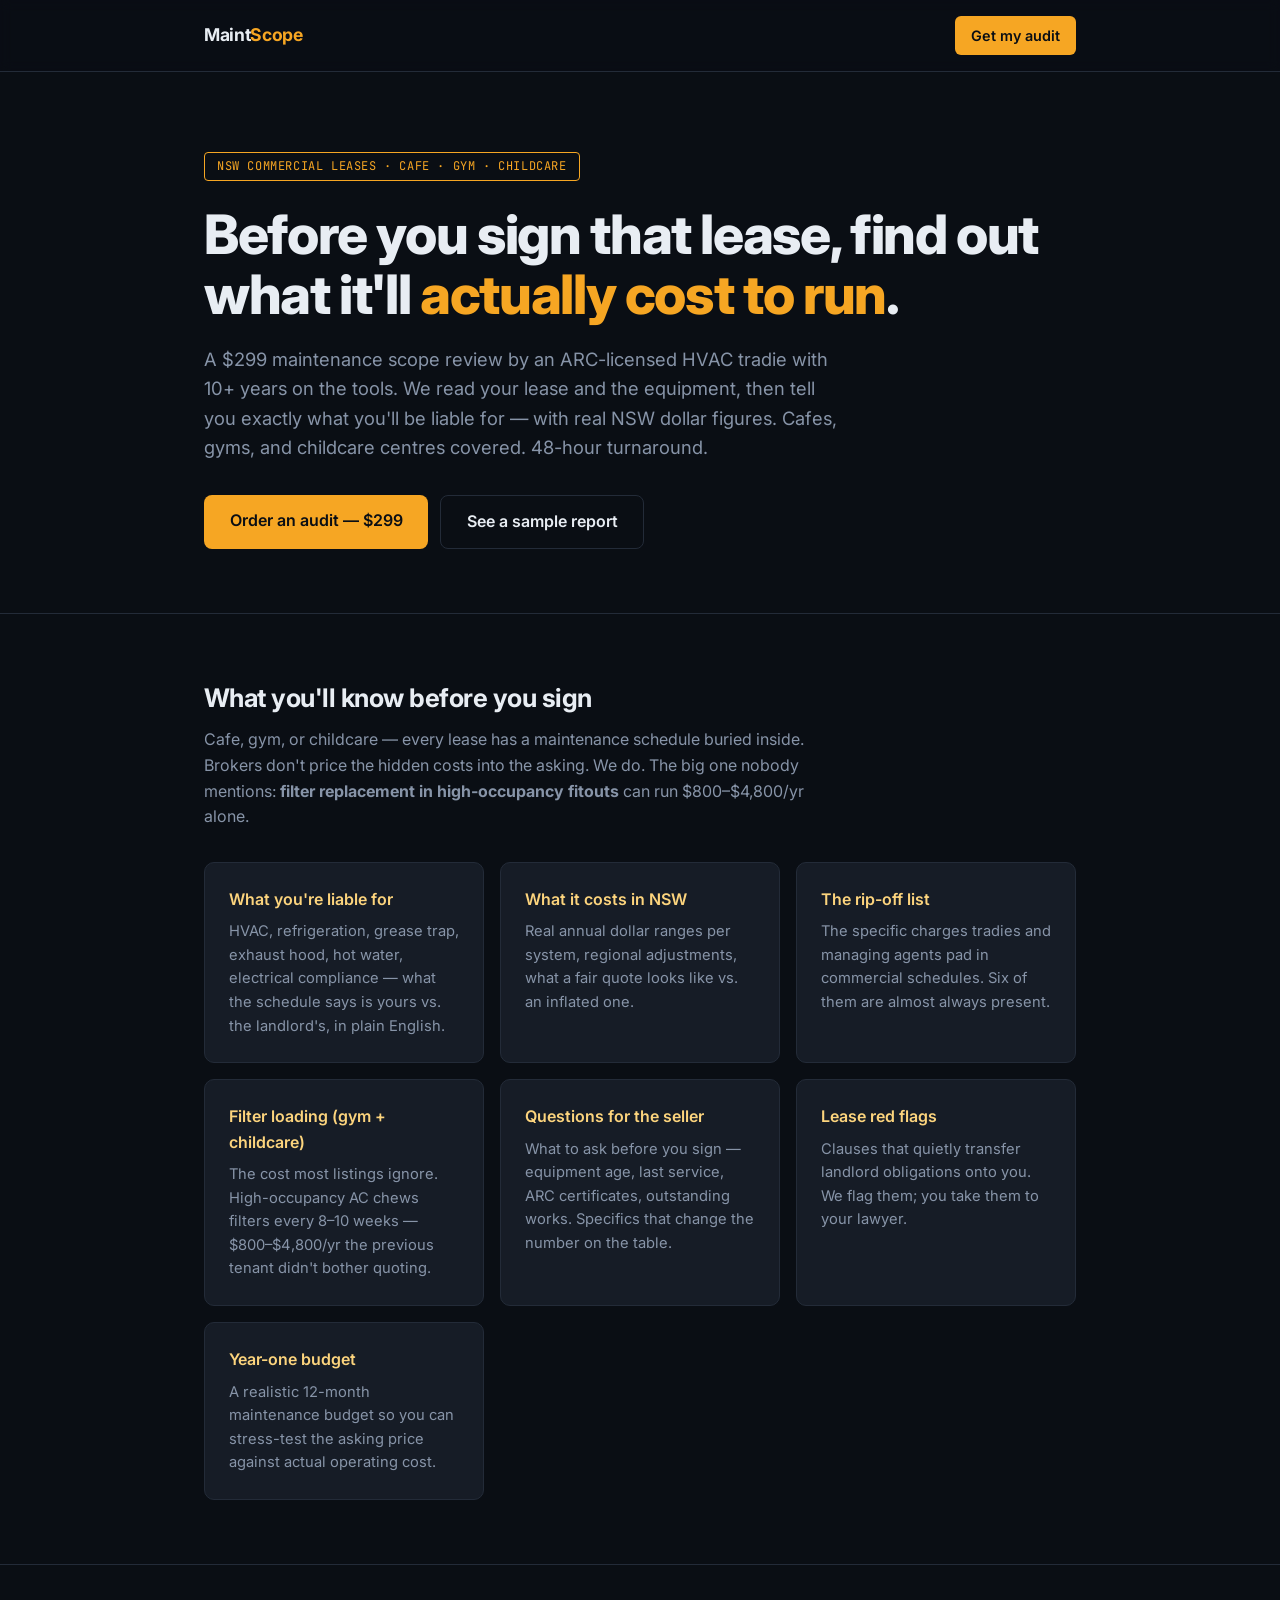
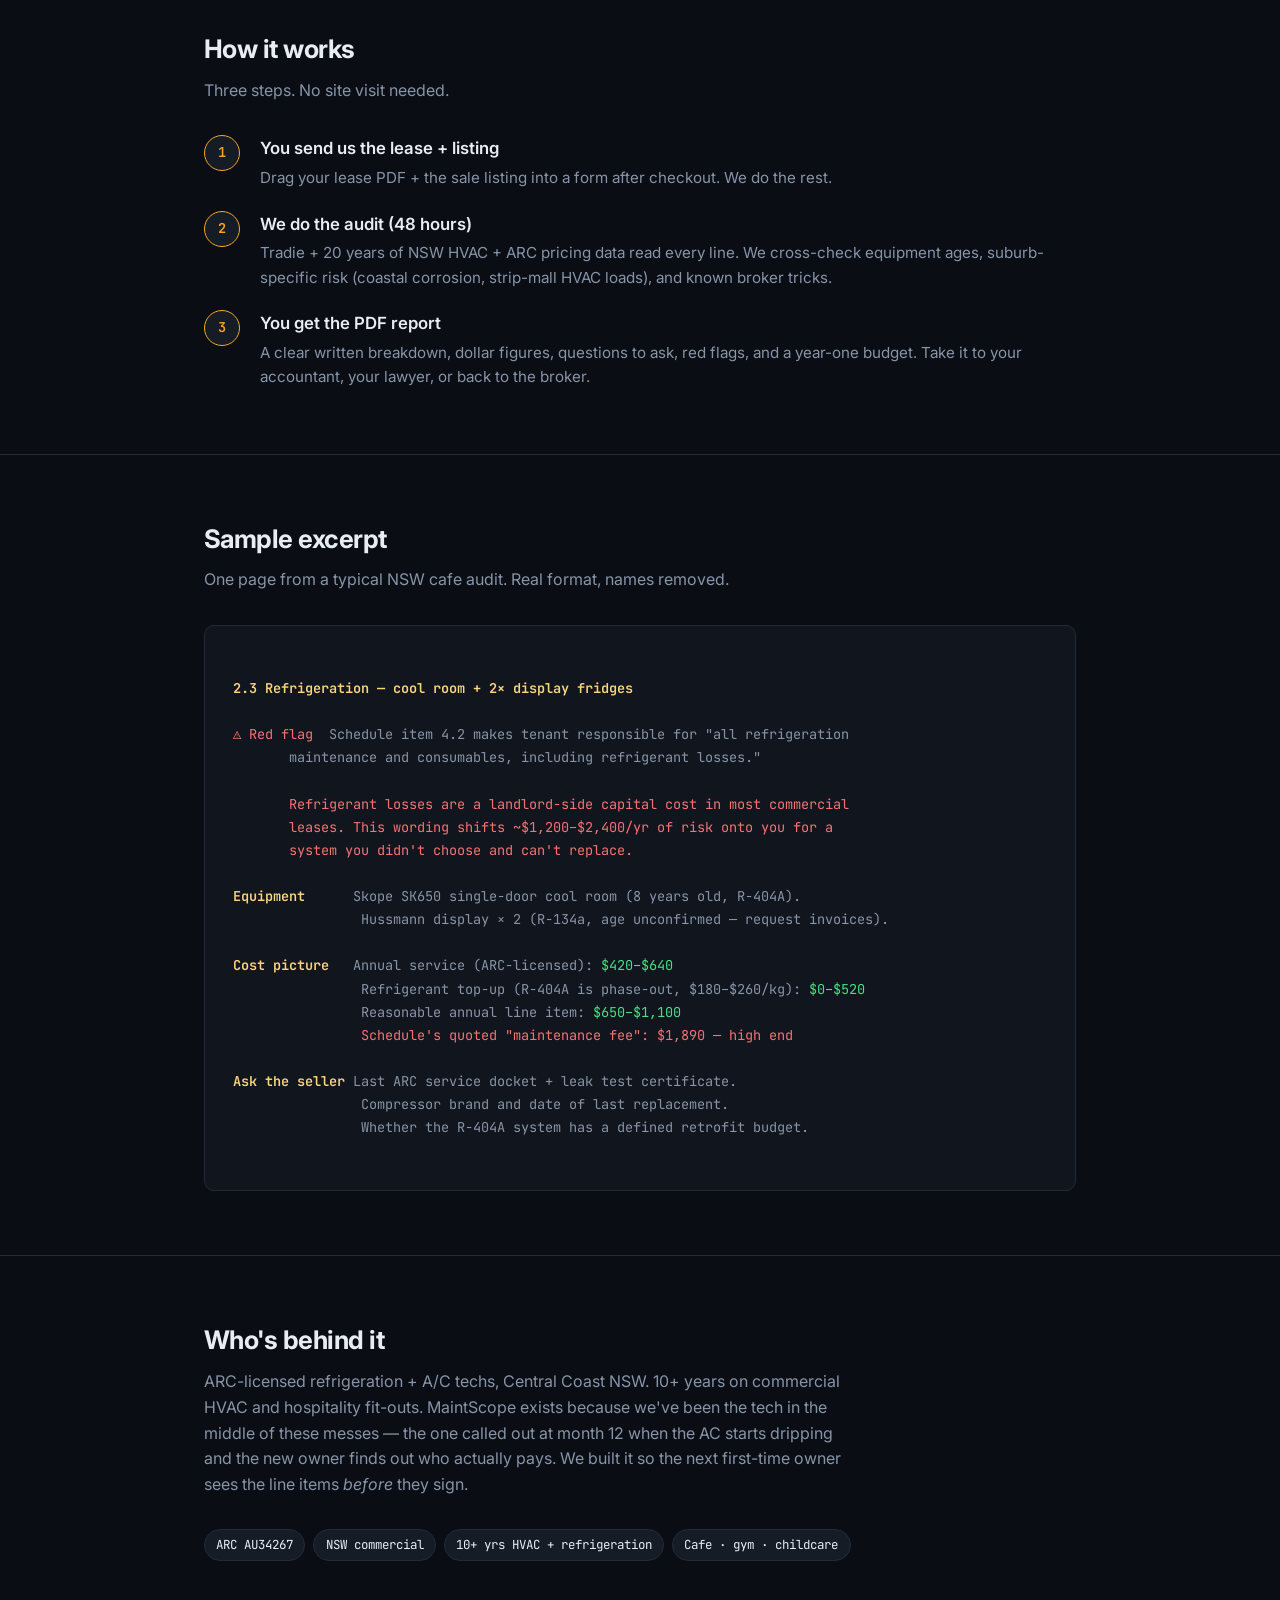
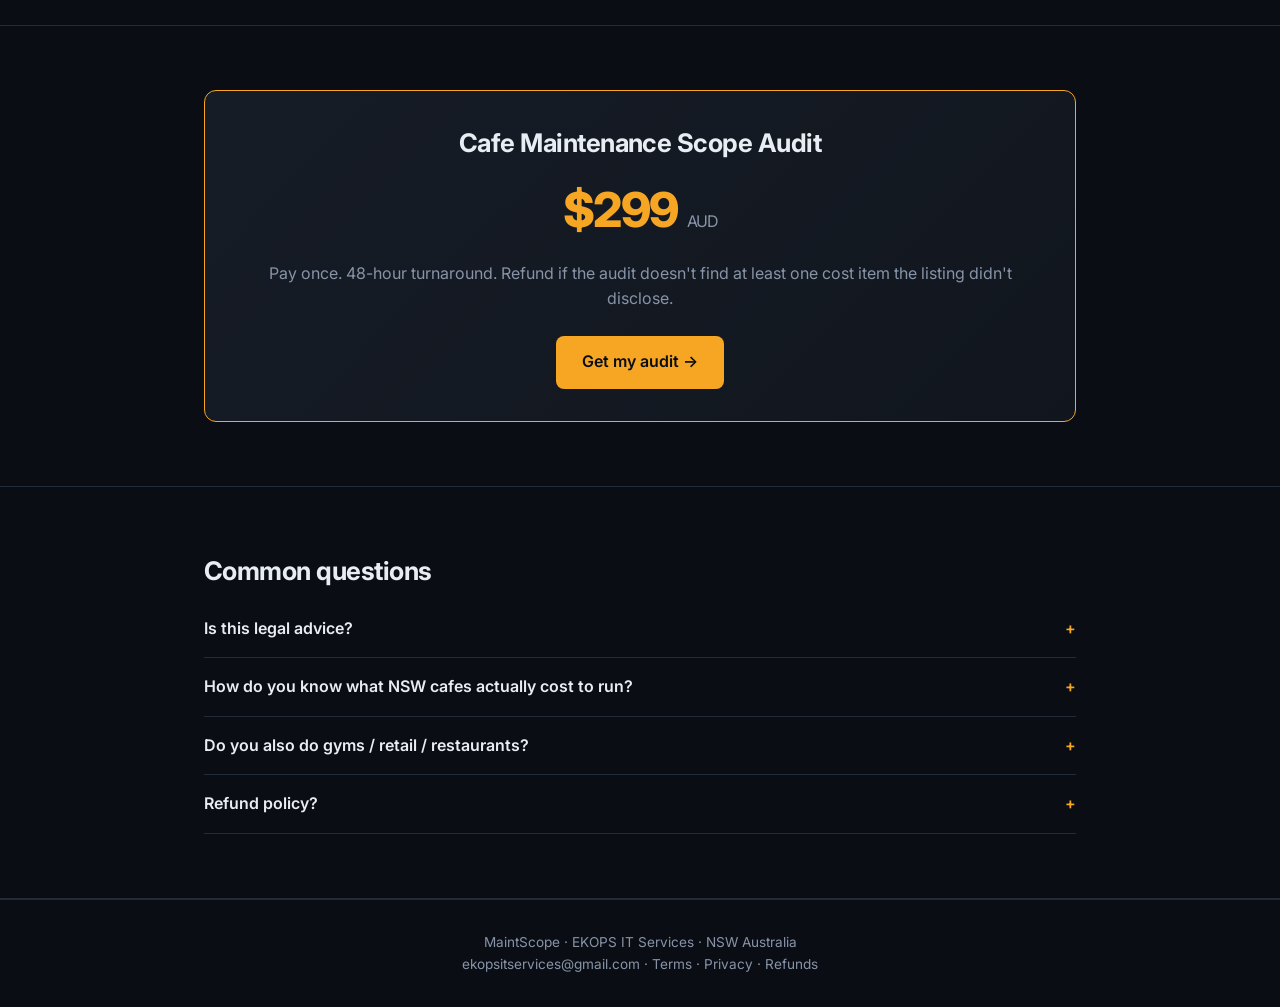
<file: index.html>
<!DOCTYPE html>
<html lang="en">
<head>
<meta charset="UTF-8">
<meta name="viewport" content="width=device-width, initial-scale=1.0">
<title>MaintScope — Maintenance Liability Audits for NSW Cafe, Gym & Childcare Buyers</title>
<meta name="description" content="Before you sign that NSW commercial lease, find out what it really costs to run. $299 maintenance scope review by an ARC-licensed HVAC tradie. Cafes, gyms, childcare centres. 48hr turnaround.">
<link href="https://fonts.googleapis.com/css2?family=Inter:wght@400;500;600;700;800&family=JetBrains+Mono:wght@400;500&display=swap" rel="stylesheet">
<style>
  :root {
    --bg: #0a0e14;
    --bg-2: #11161e;
    --card: #161c26;
    --border: #232b38;
    --text: #e8edf3;
    --muted: #8794a8;
    --accent: #f6a623;
    --accent-soft: #fcd47d;
    --ok: #4ade80;
    --sans: 'Inter', system-ui, -apple-system, sans-serif;
    --mono: 'JetBrains Mono', ui-monospace, monospace;
  }
  * { margin: 0; padding: 0; box-sizing: border-box; }
  body {
    background: var(--bg);
    color: var(--text);
    font-family: var(--sans);
    line-height: 1.6;
    -webkit-font-smoothing: antialiased;
  }
  a { color: var(--accent); text-decoration: none; }
  a:hover { color: var(--accent-soft); }

  .wrap { max-width: 920px; margin: 0 auto; padding: 0 1.5rem; }

  /* Nav */
  .nav {
    border-bottom: 1px solid var(--border);
    padding: 1rem 0;
    background: rgba(10,14,20,0.85);
    backdrop-filter: blur(6px);
    position: sticky; top: 0; z-index: 10;
  }
  .nav-inner { display: flex; align-items: center; justify-content: space-between; }
  .brand { font-weight: 700; font-size: 1.1rem; letter-spacing: -0.02em; }
  .brand span { color: var(--accent); }
  .nav a.cta {
    background: var(--accent); color: #0a0e14; padding: 0.5rem 1rem;
    border-radius: 6px; font-weight: 600; font-size: 0.9rem;
  }
  .nav a.cta:hover { background: var(--accent-soft); color: #0a0e14; }

  /* Hero */
  .hero { padding: 5rem 0 4rem; border-bottom: 1px solid var(--border); }
  .tag {
    display: inline-block; font-family: var(--mono); font-size: 0.75rem;
    color: var(--accent); border: 1px solid var(--accent); padding: 0.25rem 0.75rem;
    border-radius: 4px; margin-bottom: 1.5rem; letter-spacing: 0.05em;
    text-transform: uppercase;
  }
  h1 {
    font-size: clamp(2rem, 5vw, 3.4rem); font-weight: 800;
    line-height: 1.1; letter-spacing: -0.025em; margin-bottom: 1.25rem;
  }
  h1 .hl { color: var(--accent); }
  .sub {
    font-size: 1.15rem; color: var(--muted); max-width: 640px;
    margin-bottom: 2rem;
  }
  .cta-row { display: flex; gap: 0.75rem; flex-wrap: wrap; }
  .btn {
    display: inline-block; padding: 0.85rem 1.6rem; border-radius: 8px;
    font-weight: 600; font-size: 1rem; transition: all 0.15s ease;
  }
  .btn-primary {
    background: var(--accent); color: #0a0e14;
  }
  .btn-primary:hover { background: var(--accent-soft); color: #0a0e14; }
  .btn-secondary {
    background: transparent; color: var(--text); border: 1px solid var(--border);
  }
  .btn-secondary:hover { border-color: var(--accent); color: var(--accent); }

  /* Sections */
  section { padding: 4rem 0; border-bottom: 1px solid var(--border); }
  section h2 {
    font-size: 1.6rem; font-weight: 700; margin-bottom: 0.5rem;
    letter-spacing: -0.02em;
  }
  section .lead { color: var(--muted); margin-bottom: 2rem; max-width: 640px; }

  /* What you'll know */
  .grid { display: grid; grid-template-columns: repeat(auto-fit, minmax(260px, 1fr)); gap: 1rem; }
  .card {
    background: var(--card); border: 1px solid var(--border);
    border-radius: 10px; padding: 1.5rem;
  }
  .card h3 {
    font-size: 1rem; font-weight: 600; margin-bottom: 0.5rem;
    color: var(--accent-soft);
  }
  .card p { color: var(--muted); font-size: 0.92rem; }

  /* How it works */
  .steps { display: grid; gap: 1.25rem; }
  .step {
    display: grid; grid-template-columns: auto 1fr; gap: 1.25rem; align-items: start;
  }
  .step-n {
    font-family: var(--mono); font-size: 0.85rem; color: var(--accent);
    background: var(--card); border: 1px solid var(--accent);
    border-radius: 50%; width: 2.25rem; height: 2.25rem;
    display: flex; align-items: center; justify-content: center;
    font-weight: 600;
  }
  .step h3 { font-size: 1.05rem; font-weight: 600; margin-bottom: 0.25rem; }
  .step p { color: var(--muted); font-size: 0.95rem; }

  /* Sample */
  .sample {
    background: var(--bg-2); border: 1px solid var(--border);
    border-radius: 10px; padding: 1.75rem; font-family: var(--mono);
    font-size: 0.85rem; color: var(--muted); line-height: 1.7;
    white-space: pre-wrap;
  }
  .sample .h { color: var(--accent-soft); font-weight: 600; }
  .sample .w { color: #f87171; }
  .sample .ok { color: var(--ok); }

  /* About / Credentials */
  .creds { display: flex; flex-wrap: wrap; gap: 0.5rem; margin-top: 1rem; }
  .pill {
    font-family: var(--mono); font-size: 0.78rem; color: var(--text);
    background: var(--card); border: 1px solid var(--border);
    padding: 0.3rem 0.7rem; border-radius: 999px;
  }

  /* Price */
  .price-card {
    background: linear-gradient(135deg, var(--card), var(--bg-2));
    border: 1px solid var(--accent);
    border-radius: 12px; padding: 2rem; text-align: center;
  }
  .price { font-size: 3rem; font-weight: 800; color: var(--accent); letter-spacing: -0.03em; }
  .price small { font-size: 1rem; color: var(--muted); font-weight: 400; }
  .price-card p { color: var(--muted); margin: 0.75rem 0 1.5rem; }

  /* FAQ */
  .faq details {
    border-bottom: 1px solid var(--border); padding: 1rem 0;
  }
  .faq summary {
    cursor: pointer; font-weight: 600; font-size: 1rem;
    list-style: none; display: flex; justify-content: space-between;
  }
  .faq summary::after { content: '+'; color: var(--accent); }
  .faq details[open] summary::after { content: '−'; }
  .faq details[open] summary { color: var(--accent); }
  .faq details p { color: var(--muted); margin-top: 0.75rem; font-size: 0.95rem; }

  /* Footer */
  footer {
    padding: 2rem 0; color: var(--muted); font-size: 0.85rem;
    text-align: center; border-top: 1px solid var(--border);
  }
  footer a { color: var(--muted); }
  footer a:hover { color: var(--accent); }
</style>
</head>
<body>

<nav class="nav">
  <div class="wrap nav-inner">
    <div class="brand">Maint<span>Scope</span></div>
    <a href="https://buy.stripe.com/3cIdRaeoxfUr1kedKh3Ru00" class="cta">Get my audit</a>
  </div>
</nav>

<header class="hero">
  <div class="wrap">
    <span class="tag">NSW commercial leases · cafe · gym · childcare</span>
    <h1>Before you sign that lease, find out what it'll <span class="hl">actually cost to run</span>.</h1>
    <p class="sub">
      A $299 maintenance scope review by an ARC-licensed HVAC tradie with 10+ years on the tools.
      We read your lease and the equipment, then tell you exactly what you'll be liable for —
      with real NSW dollar figures. Cafes, gyms, and childcare centres covered. 48-hour turnaround.
    </p>
    <div class="cta-row">
      <a href="#buy" class="btn btn-primary">Order an audit — $299</a>
      <a href="#sample" class="btn btn-secondary">See a sample report</a>
    </div>
  </div>
</header>

<section id="what">
  <div class="wrap">
    <h2>What you'll know before you sign</h2>
    <p class="lead">
      Cafe, gym, or childcare — every lease has a maintenance schedule buried inside. Brokers don't price
      the hidden costs into the asking. We do. The big one nobody mentions: <strong>filter replacement
      in high-occupancy fitouts</strong> can run $800–$4,800/yr alone.
    </p>
    <div class="grid">
      <div class="card">
        <h3>What you're liable for</h3>
        <p>HVAC, refrigeration, grease trap, exhaust hood, hot water, electrical compliance — what the schedule says is yours vs. the landlord's, in plain English.</p>
      </div>
      <div class="card">
        <h3>What it costs in NSW</h3>
        <p>Real annual dollar ranges per system, regional adjustments, what a fair quote looks like vs. an inflated one.</p>
      </div>
      <div class="card">
        <h3>The rip-off list</h3>
        <p>The specific charges tradies and managing agents pad in commercial schedules. Six of them are almost always present.</p>
      </div>
      <div class="card">
        <h3>Filter loading (gym + childcare)</h3>
        <p>The cost most listings ignore. High-occupancy AC chews filters every 8–10 weeks — $800–$4,800/yr the previous tenant didn't bother quoting.</p>
      </div>
      <div class="card">
        <h3>Questions for the seller</h3>
        <p>What to ask before you sign — equipment age, last service, ARC certificates, outstanding works. Specifics that change the number on the table.</p>
      </div>
      <div class="card">
        <h3>Lease red flags</h3>
        <p>Clauses that quietly transfer landlord obligations onto you. We flag them; you take them to your lawyer.</p>
      </div>
      <div class="card">
        <h3>Year-one budget</h3>
        <p>A realistic 12-month maintenance budget so you can stress-test the asking price against actual operating cost.</p>
      </div>
    </div>
  </div>
</section>

<section id="how">
  <div class="wrap">
    <h2>How it works</h2>
    <p class="lead">Three steps. No site visit needed.</p>
    <div class="steps">
      <div class="step">
        <div class="step-n">1</div>
        <div>
          <h3>You send us the lease + listing</h3>
          <p>Drag your lease PDF + the sale listing into a form after checkout. We do the rest.</p>
        </div>
      </div>
      <div class="step">
        <div class="step-n">2</div>
        <div>
          <h3>We do the audit (48 hours)</h3>
          <p>Tradie + 20 years of NSW HVAC + ARC pricing data read every line. We cross-check equipment ages, suburb-specific risk (coastal corrosion, strip-mall HVAC loads), and known broker tricks.</p>
        </div>
      </div>
      <div class="step">
        <div class="step-n">3</div>
        <div>
          <h3>You get the PDF report</h3>
          <p>A clear written breakdown, dollar figures, questions to ask, red flags, and a year-one budget. Take it to your accountant, your lawyer, or back to the broker.</p>
        </div>
      </div>
    </div>
  </div>
</section>

<section id="sample">
  <div class="wrap">
    <h2>Sample excerpt</h2>
    <p class="lead">One page from a typical NSW cafe audit. Real format, names removed.</p>
    <div class="sample">
<span class="h">2.3 Refrigeration — cool room + 2× display fridges</span>

<span class="w">⚠ Red flag</span>  Schedule item 4.2 makes tenant responsible for "all refrigeration
       maintenance and consumables, including refrigerant losses."

       <span class="w">Refrigerant losses are a landlord-side capital cost in most commercial</span>
       <span class="w">leases. This wording shifts ~$1,200–$2,400/yr of risk onto you for a</span>
       <span class="w">system you didn't choose and can't replace.</span>

<span class="h">Equipment</span>      Skope SK650 single-door cool room (8 years old, R-404A).
                Hussmann display × 2 (R-134a, age unconfirmed — request invoices).

<span class="h">Cost picture</span>   Annual service (ARC-licensed): <span class="ok">$420–$640</span>
                Refrigerant top-up (R-404A is phase-out, $180–$260/kg): <span class="ok">$0–$520</span>
                Reasonable annual line item: <span class="ok">$650–$1,100</span>
                <span class="w">Schedule's quoted "maintenance fee": $1,890 — high end</span>

<span class="h">Ask the seller</span> Last ARC service docket + leak test certificate.
                Compressor brand and date of last replacement.
                Whether the R-404A system has a defined retrofit budget.
    </div>
  </div>
</section>

<section id="who">
  <div class="wrap">
    <h2>Who's behind it</h2>
    <p class="lead">
      ARC-licensed refrigeration + A/C techs, Central Coast NSW. 10+ years on commercial HVAC
      and hospitality fit-outs. MaintScope exists because we've been the tech in the middle of
      these messes — the one called out at month 12 when the AC starts dripping and the new
      owner finds out who actually pays. We built it so the next first-time owner sees the line
      items <em>before</em> they sign.
    </p>
    <div class="creds">
      <span class="pill">ARC AU34267</span>
      <span class="pill">NSW commercial</span>
      <span class="pill">10+ yrs HVAC + refrigeration</span>
      <span class="pill">Cafe · gym · childcare</span>
    </div>
  </div>
</section>

<section id="buy">
  <div class="wrap">
    <div class="price-card">
      <h2 style="margin-bottom: 0.5rem;">Cafe Maintenance Scope Audit</h2>
      <div class="price">$299 <small>AUD</small></div>
      <p>Pay once. 48-hour turnaround. Refund if the audit doesn't find at least one cost item the listing didn't disclose.</p>
      <a href="https://buy.stripe.com/3cIdRaeoxfUr1kedKh3Ru00" class="btn btn-primary" id="checkout-link">Get my audit →</a>
    </div>
  </div>
</section>

<section id="faq" class="faq">
  <div class="wrap">
    <h2>Common questions</h2>
    <details>
      <summary>Is this legal advice?</summary>
      <p>No. This is a maintenance scope review — a technical breakdown of what the property and equipment will cost to run, and where the lease shifts costs onto the tenant. We don't tell you whether to sign or not, and we flag any clause that needs a lawyer. Take the report to a commercial leasing solicitor before signing.</p>
    </details>
    <details>
      <summary>How do you know what NSW cafes actually cost to run?</summary>
      <p>10+ years on the tools across hospitality sites in Sydney, Newcastle, and the Central Coast. We've quoted, serviced, and replaced this gear ourselves. The dollar ranges in the report are what we'd quote — not what a managing agent will tell you.</p>
    </details>
    <details>
      <summary>Do you also do gyms / retail / restaurants?</summary>
      <p>Cafes first. Restaurants, gyms, and retail coming soon — email if you have one in front of you.</p>
    </details>
    <details>
      <summary>Refund policy?</summary>
      <p>If our audit doesn't flag at least one cost item the listing or seller failed to disclose, full refund. We've never not flagged something.</p>
    </details>
  </div>
</section>

<footer>
  <div class="wrap">
    MaintScope · EKOPS IT Services · NSW Australia<br>
    <a href="mailto:ekopsitservices@gmail.com">ekopsitservices@gmail.com</a> ·
    <a href="terms.html">Terms</a> ·
    <a href="privacy.html">Privacy</a> ·
    <a href="refund.html">Refunds</a>
  </div>
</footer>

</body>
</html>
</file>
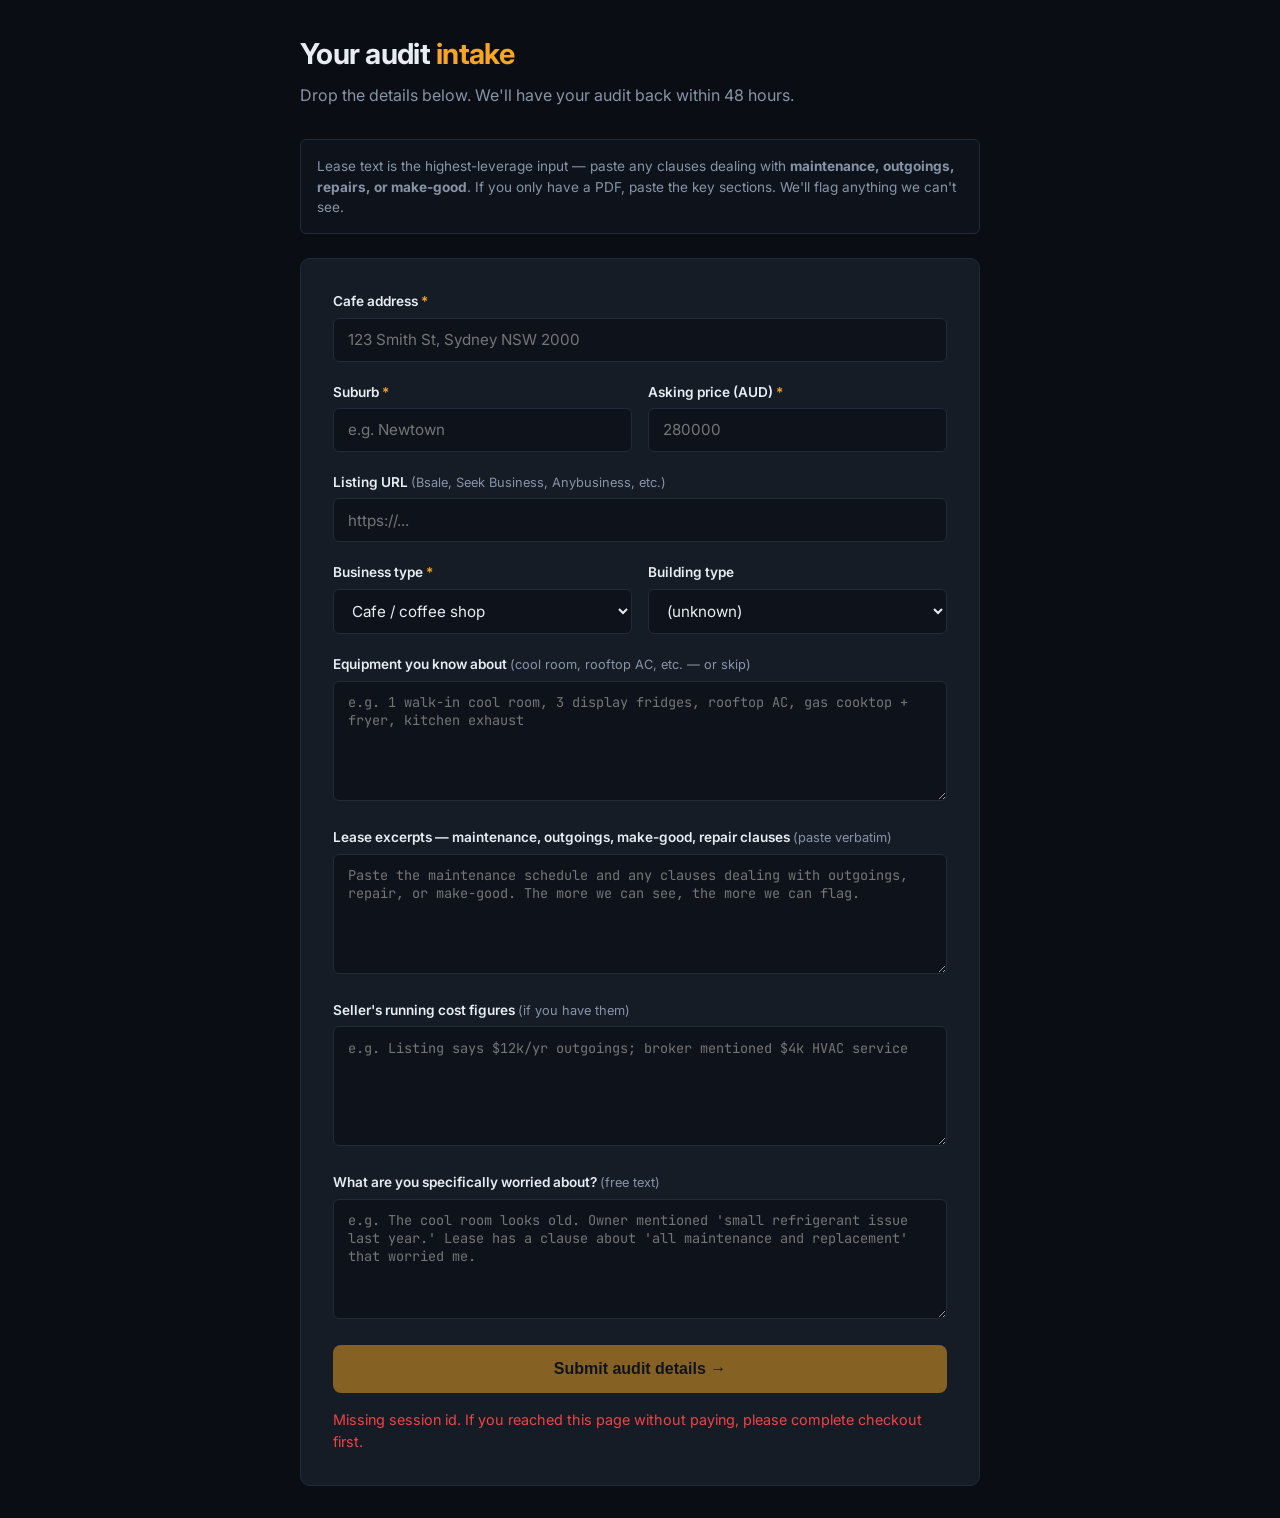
<file: intake.html>
<!DOCTYPE html>
<html lang="en">
<head>
<meta charset="UTF-8">
<meta name="viewport" content="width=device-width, initial-scale=1.0">
<title>MaintScope — Audit intake</title>
<link href="https://fonts.googleapis.com/css2?family=Inter:wght@400;500;600;700;800&family=JetBrains+Mono&display=swap" rel="stylesheet">
<style>
  :root { --bg:#0a0e14; --card:#161c26; --border:#232b38; --text:#e8edf3; --muted:#8794a8; --accent:#f6a623; }
  * { margin:0; padding:0; box-sizing:border-box; }
  body { background:var(--bg); color:var(--text); font-family:'Inter',system-ui,sans-serif; line-height:1.5; padding:2rem 1rem; }
  .wrap { max-width:680px; margin:0 auto; }
  h1 { font-size:1.8rem; font-weight:700; margin-bottom:0.5rem; letter-spacing:-0.02em; }
  h1 .hl { color:var(--accent); }
  .sub { color:var(--muted); margin-bottom:2rem; }
  .card { background:var(--card); border:1px solid var(--border); border-radius:10px; padding:2rem; }
  label { display:block; font-size:0.85rem; font-weight:600; margin-bottom:0.4rem; color:var(--text); }
  label .req { color:var(--accent); }
  label .hint { font-weight:400; color:var(--muted); font-size:0.8rem; }
  input, textarea, select { width:100%; background:#0e131b; color:var(--text);
      border:1px solid var(--border); border-radius:6px; padding:0.7rem 0.9rem;
      font-family:inherit; font-size:0.95rem; margin-bottom:1.25rem; }
  textarea { min-height:120px; font-family:'JetBrains Mono',monospace; font-size:0.85rem; resize:vertical; }
  input:focus, textarea:focus, select:focus { outline:0; border-color:var(--accent); }
  .row { display:grid; grid-template-columns:1fr 1fr; gap:1rem; }
  @media (max-width:560px) { .row { grid-template-columns:1fr; } }
  .submit { width:100%; background:var(--accent); color:#0a0e14; border:0; padding:0.95rem;
      border-radius:8px; font-size:1rem; font-weight:600; cursor:pointer; }
  .submit:hover { background:#fcd47d; }
  .submit:disabled { opacity:0.5; cursor:not-allowed; }
  .note { background:#0e131b; border:1px solid var(--border); border-radius:6px;
      padding:1rem; color:var(--muted); font-size:0.85rem; margin-bottom:1.5rem; }
  .ok { color:#4ade80; }
  .err { color:#ef4444; }
  #status { margin-top:1rem; font-size:0.9rem; }
</style>
</head>
<body>
<div class="wrap">
  <h1>Your audit <span class="hl">intake</span></h1>
  <p class="sub">Drop the details below. We'll have your audit back within 48 hours.</p>

  <div class="note">
    Lease text is the highest-leverage input — paste any clauses dealing with
    <strong>maintenance, outgoings, repairs, or make-good</strong>. If you only have a PDF,
    paste the key sections. We'll flag anything we can't see.
  </div>

  <form class="card" id="intake">
    <label>Cafe address <span class="req">*</span></label>
    <input name="address" required placeholder="123 Smith St, Sydney NSW 2000">

    <div class="row">
      <div>
        <label>Suburb <span class="req">*</span></label>
        <input name="suburb" required placeholder="e.g. Newtown">
      </div>
      <div>
        <label>Asking price (AUD) <span class="req">*</span></label>
        <input type="number" name="asking_price_aud" required placeholder="280000" min="1000">
      </div>
    </div>

    <label>Listing URL <span class="hint">(Bsale, Seek Business, Anybusiness, etc.)</span></label>
    <input name="listing_url" placeholder="https://...">

    <div class="row">
      <div>
        <label>Business type <span class="req">*</span></label>
        <select name="business_type" required>
          <option value="cafe">Cafe / coffee shop</option>
          <option value="gym">Gym / fitness centre / studio</option>
          <option value="childcare">Childcare / long day care / OOSH</option>
          <option value="">Other (we'll infer)</option>
        </select>
      </div>
      <div>
        <label>Building type</label>
        <select name="building_type">
          <option value="">(unknown)</option>
          <option>Strip mall / strip shop</option>
          <option>Arcade / mall internal</option>
          <option>Shopping centre</option>
          <option>Freestanding building</option>
          <option>Mixed-use commercial</option>
        </select>
      </div>
    </div>

    <label>Equipment you know about <span class="hint">(cool room, rooftop AC, etc. — or skip)</span></label>
    <textarea name="equipment_known" placeholder="e.g. 1 walk-in cool room, 3 display fridges, rooftop AC, gas cooktop + fryer, kitchen exhaust"></textarea>

    <label>Lease excerpts — maintenance, outgoings, make-good, repair clauses <span class="hint">(paste verbatim)</span></label>
    <textarea name="lease_excerpts" placeholder="Paste the maintenance schedule and any clauses dealing with outgoings, repair, or make-good. The more we can see, the more we can flag."></textarea>

    <label>Seller's running cost figures <span class="hint">(if you have them)</span></label>
    <textarea name="seller_figures" placeholder="e.g. Listing says $12k/yr outgoings; broker mentioned $4k HVAC service"></textarea>

    <label>What are you specifically worried about? <span class="hint">(free text)</span></label>
    <textarea name="buyer_concerns" placeholder="e.g. The cool room looks old. Owner mentioned 'small refrigerant issue last year.' Lease has a clause about 'all maintenance and replacement' that worried me."></textarea>

    <button type="submit" class="submit" id="submit-btn">Submit audit details →</button>
    <div id="status"></div>
  </form>
</div>

<script>
  const params = new URLSearchParams(window.location.search);
  const session_id = params.get('session_id');
  const GATEWAY = window.location.origin;  // served by the gateway itself
  const form = document.getElementById('intake');
  const status = document.getElementById('status');
  const btn = document.getElementById('submit-btn');

  if (!session_id) {
    status.innerHTML = '<span class="err">Missing session id. If you reached this page without paying, please complete checkout first.</span>';
    btn.disabled = true;
  }

  form.addEventListener('submit', async (e) => {
    e.preventDefault();
    btn.disabled = true;
    status.textContent = 'Submitting...';
    const data = Object.fromEntries(new FormData(form));
    data.session_id = session_id;
    try {
      const r = await fetch(GATEWAY + '/admin/intake', {
        method: 'POST',
        headers: { 'Content-Type': 'application/json' },
        body: JSON.stringify(data),
      });
      if (r.ok) {
        status.innerHTML = '<span class="ok">Got it. Your audit is in the queue — we\'ll email it within 48 hours.</span>';
      } else {
        status.innerHTML = '<span class="err">Something went wrong (' + r.status + '). Reply to your receipt email and we\'ll sort it.</span>';
        btn.disabled = false;
      }
    } catch (err) {
      status.innerHTML = '<span class="err">Network error: ' + err.message + '</span>';
      btn.disabled = false;
    }
  });
</script>
</body>
</html>
</file>
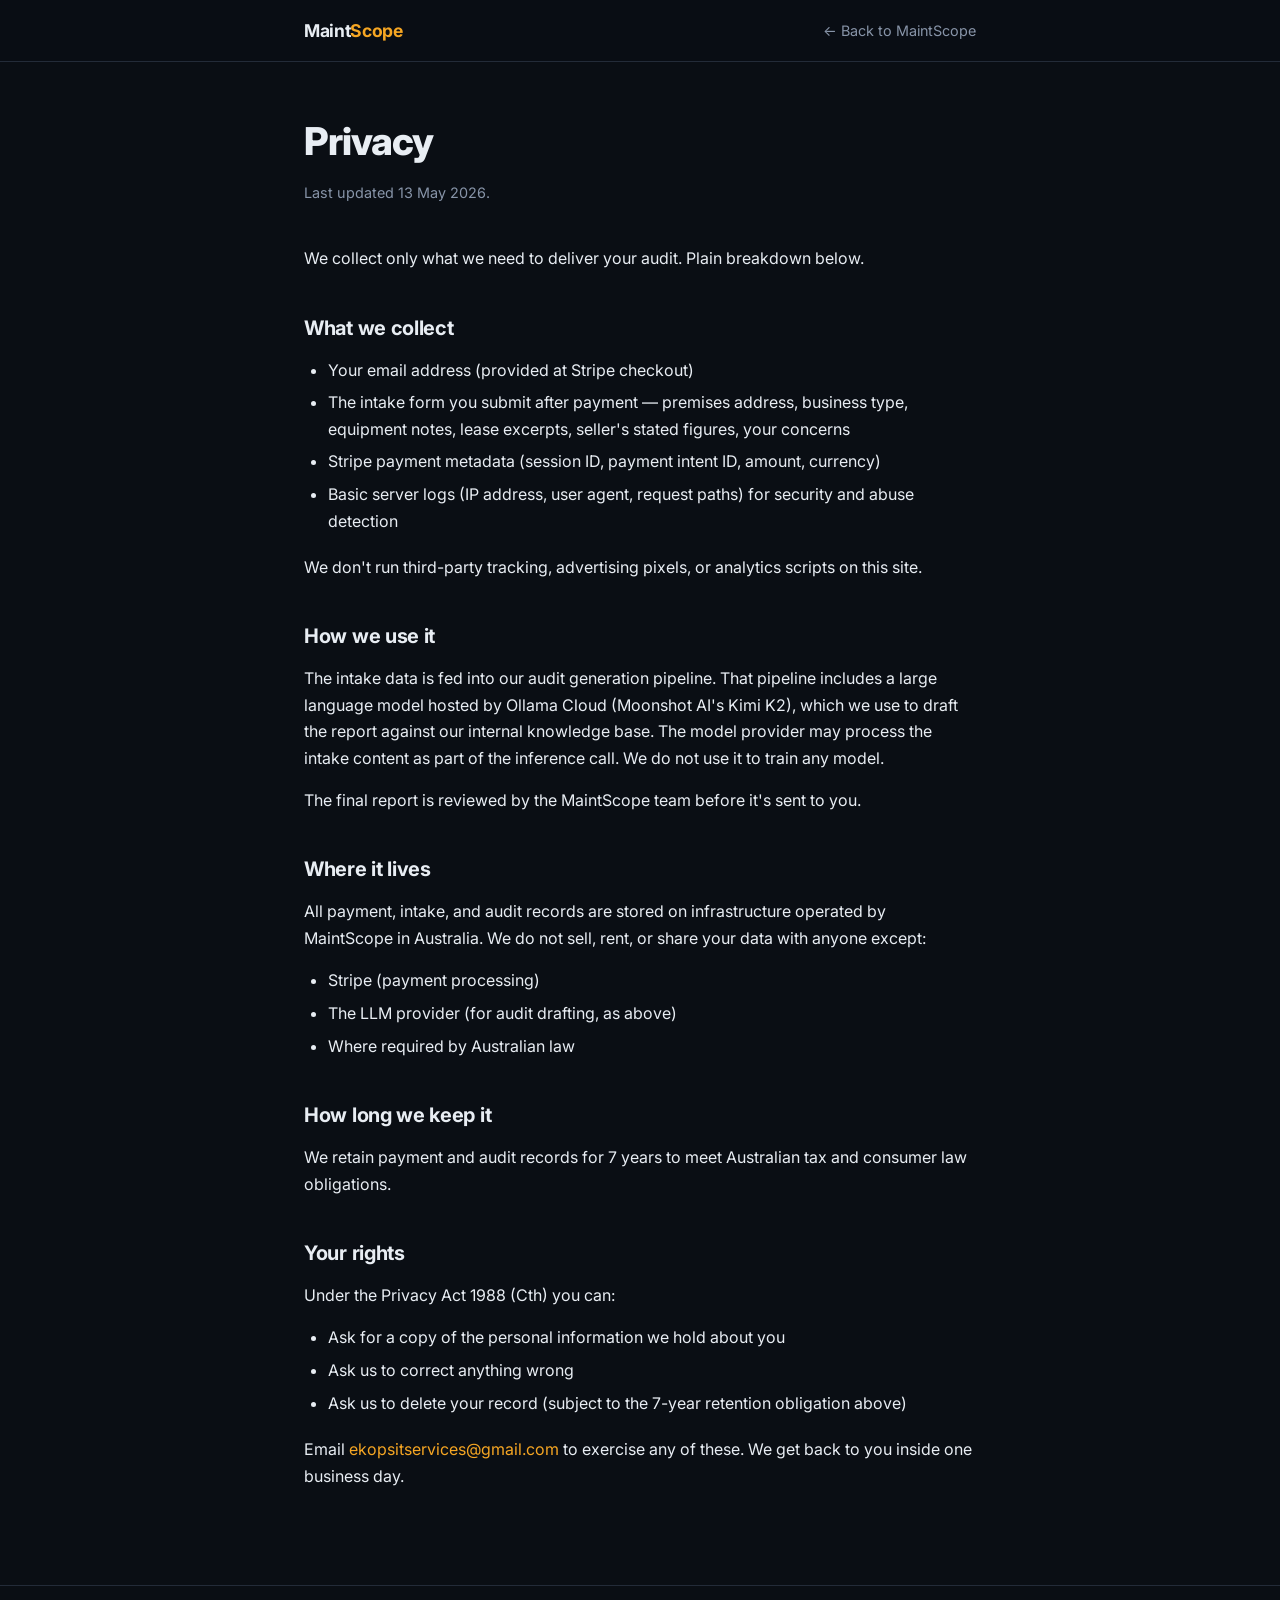
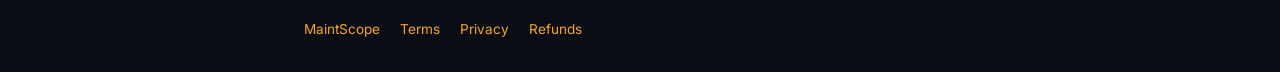
<file: privacy.html>
<!DOCTYPE html>
<html lang="en">
<head>
<meta charset="UTF-8">
<meta name="viewport" content="width=device-width, initial-scale=1.0">
<title>Privacy — MaintScope</title>
<meta name="description" content="What MaintScope collects, how it's used, and your rights under the Australian Privacy Act.">
<link rel="stylesheet" href="legal.css">
</head>
<body>

<nav class="nav">
  <div class="wrap nav-inner">
    <div class="brand">Maint<span>Scope</span></div>
    <a class="back" href="index.html">← Back to MaintScope</a>
  </div>
</nav>

<main>
  <div class="wrap">
    <h1>Privacy</h1>
    <p class="updated">Last updated 13 May 2026.</p>

    <p>We collect only what we need to deliver your audit. Plain breakdown below.</p>

    <h2>What we collect</h2>
    <ul>
      <li>Your email address (provided at Stripe checkout)</li>
      <li>The intake form you submit after payment — premises address, business type, equipment notes, lease excerpts, seller's stated figures, your concerns</li>
      <li>Stripe payment metadata (session ID, payment intent ID, amount, currency)</li>
      <li>Basic server logs (IP address, user agent, request paths) for security and abuse detection</li>
    </ul>
    <p>We don't run third-party tracking, advertising pixels, or analytics scripts on this site.</p>

    <h2>How we use it</h2>
    <p>The intake data is fed into our audit generation pipeline. That pipeline includes a large language model hosted by Ollama Cloud (Moonshot AI's Kimi K2), which we use to draft the report against our internal knowledge base. The model provider may process the intake content as part of the inference call. We do not use it to train any model.</p>
    <p>The final report is reviewed by the MaintScope team before it's sent to you.</p>

    <h2>Where it lives</h2>
    <p>All payment, intake, and audit records are stored on infrastructure operated by MaintScope in Australia. We do not sell, rent, or share your data with anyone except:</p>
    <ul>
      <li>Stripe (payment processing)</li>
      <li>The LLM provider (for audit drafting, as above)</li>
      <li>Where required by Australian law</li>
    </ul>

    <h2>How long we keep it</h2>
    <p>We retain payment and audit records for 7 years to meet Australian tax and consumer law obligations.</p>

    <h2>Your rights</h2>
    <p>Under the Privacy Act 1988 (Cth) you can:</p>
    <ul>
      <li>Ask for a copy of the personal information we hold about you</li>
      <li>Ask us to correct anything wrong</li>
      <li>Ask us to delete your record (subject to the 7-year retention obligation above)</li>
    </ul>
    <p>Email <a href="mailto:ekopsitservices@gmail.com">ekopsitservices@gmail.com</a> to exercise any of these. We get back to you inside one business day.</p>
  </div>
</main>

<footer>
  <div class="wrap">
    <a href="index.html">MaintScope</a>
    <a href="terms.html">Terms</a>
    <a href="privacy.html">Privacy</a>
    <a href="refund.html">Refunds</a>
  </div>
</footer>

</body>
</html>
</file>
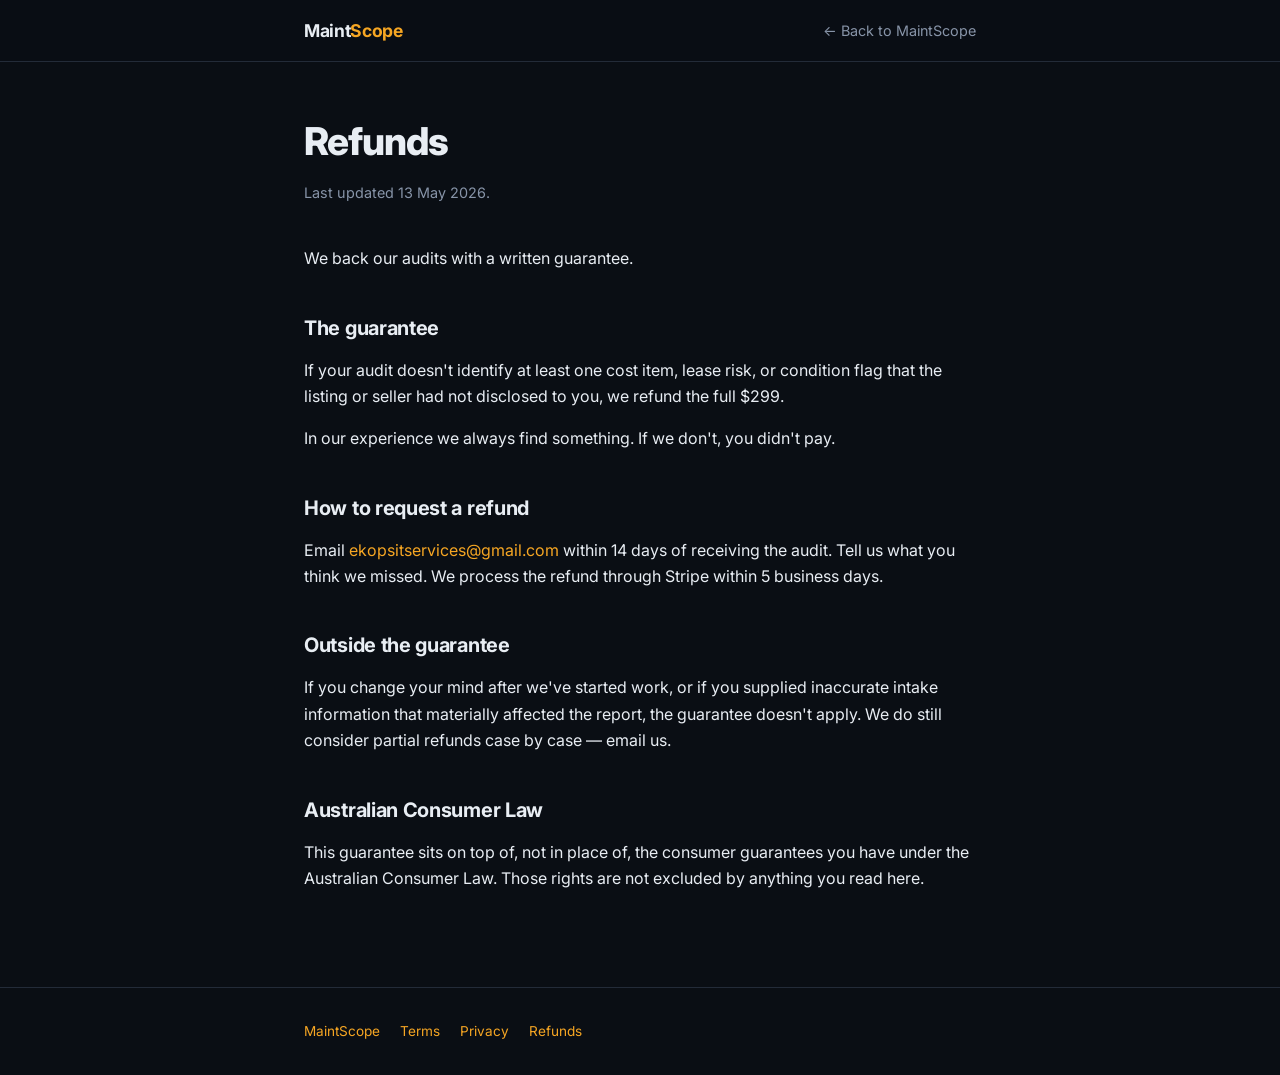
<file: refund.html>
<!DOCTYPE html>
<html lang="en">
<head>
<meta charset="UTF-8">
<meta name="viewport" content="width=device-width, initial-scale=1.0">
<title>Refunds — MaintScope</title>
<meta name="description" content="MaintScope's audit guarantee and refund policy. Plain language, AU jurisdiction.">
<link rel="stylesheet" href="legal.css">
</head>
<body>

<nav class="nav">
  <div class="wrap nav-inner">
    <div class="brand">Maint<span>Scope</span></div>
    <a class="back" href="index.html">← Back to MaintScope</a>
  </div>
</nav>

<main>
  <div class="wrap">
    <h1>Refunds</h1>
    <p class="updated">Last updated 13 May 2026.</p>

    <p>We back our audits with a written guarantee.</p>

    <h2>The guarantee</h2>
    <p>If your audit doesn't identify at least one cost item, lease risk, or condition flag that the listing or seller had not disclosed to you, we refund the full $299.</p>
    <p>In our experience we always find something. If we don't, you didn't pay.</p>

    <h2>How to request a refund</h2>
    <p>Email <a href="mailto:ekopsitservices@gmail.com">ekopsitservices@gmail.com</a> within 14 days of receiving the audit. Tell us what you think we missed. We process the refund through Stripe within 5 business days.</p>

    <h2>Outside the guarantee</h2>
    <p>If you change your mind after we've started work, or if you supplied inaccurate intake information that materially affected the report, the guarantee doesn't apply. We do still consider partial refunds case by case — email us.</p>

    <h2>Australian Consumer Law</h2>
    <p>This guarantee sits on top of, not in place of, the consumer guarantees you have under the Australian Consumer Law. Those rights are not excluded by anything you read here.</p>
  </div>
</main>

<footer>
  <div class="wrap">
    <a href="index.html">MaintScope</a>
    <a href="terms.html">Terms</a>
    <a href="privacy.html">Privacy</a>
    <a href="refund.html">Refunds</a>
  </div>
</footer>

</body>
</html>
</file>
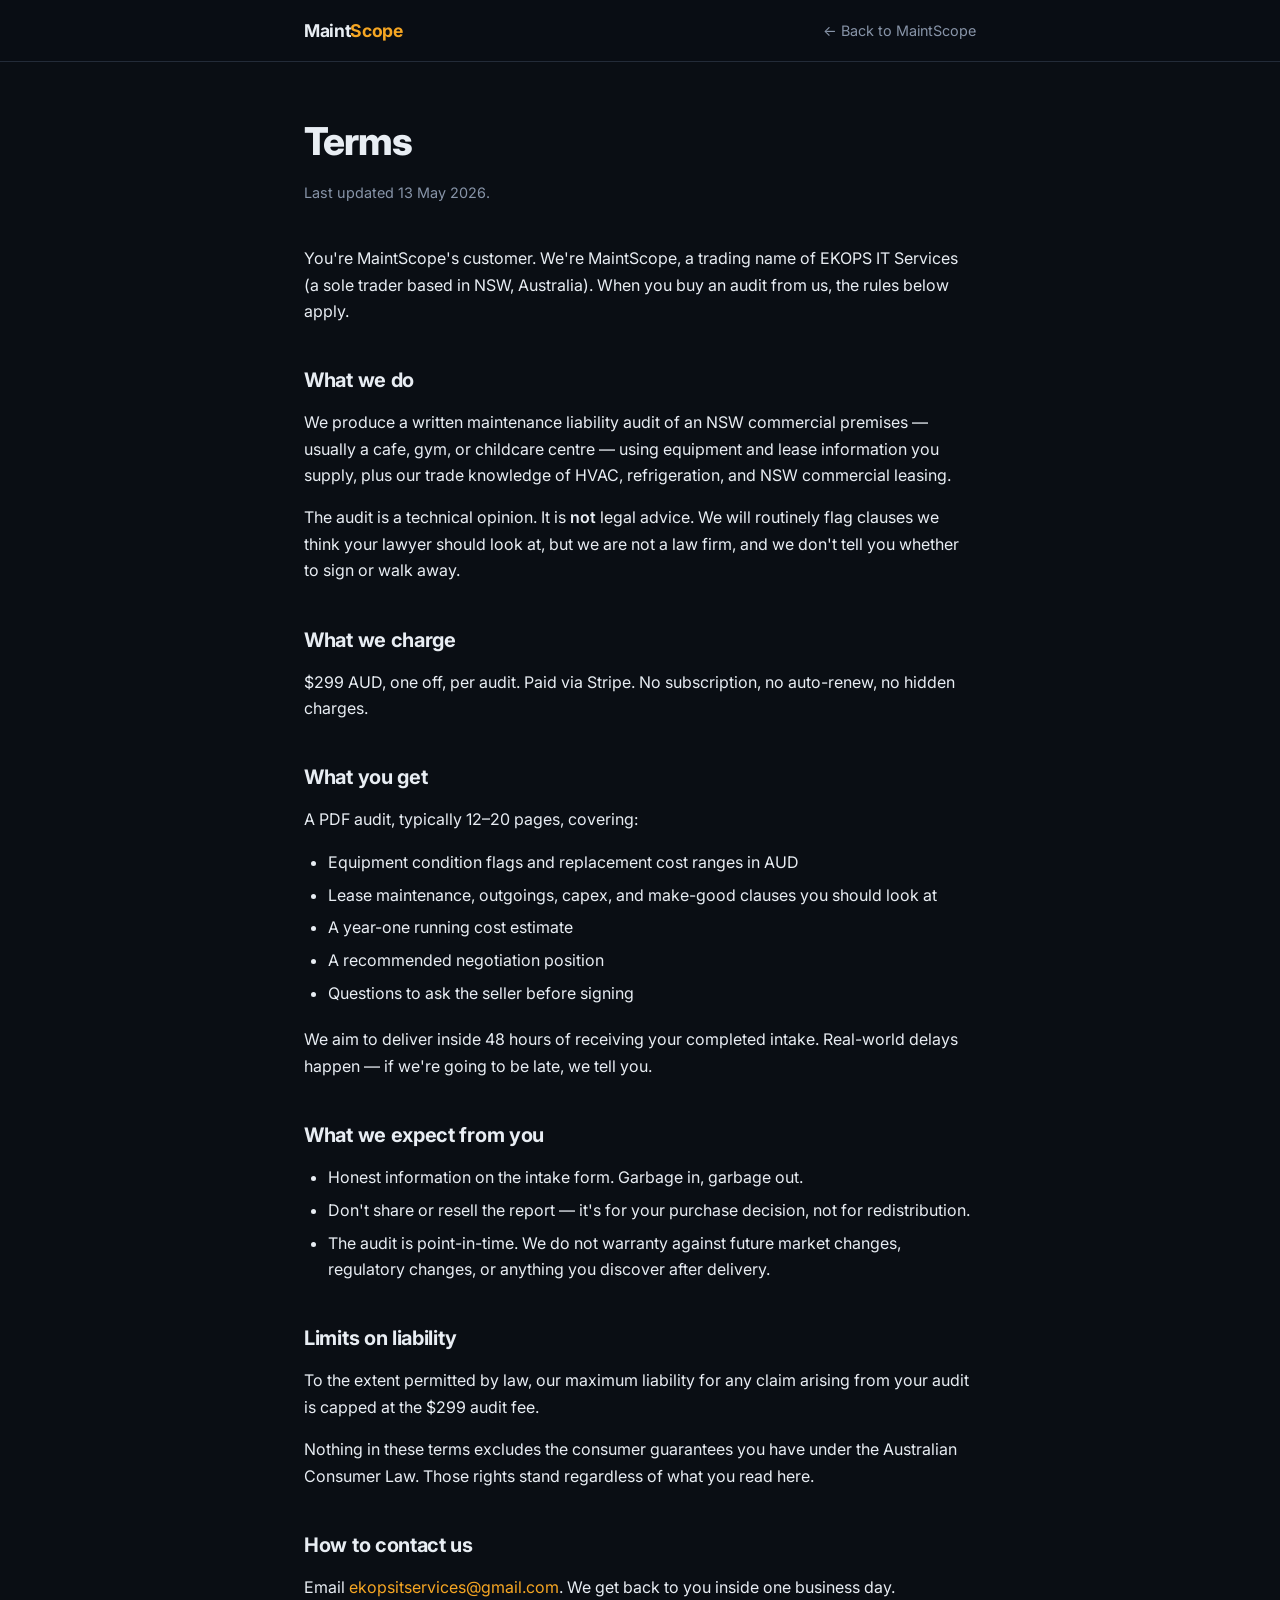
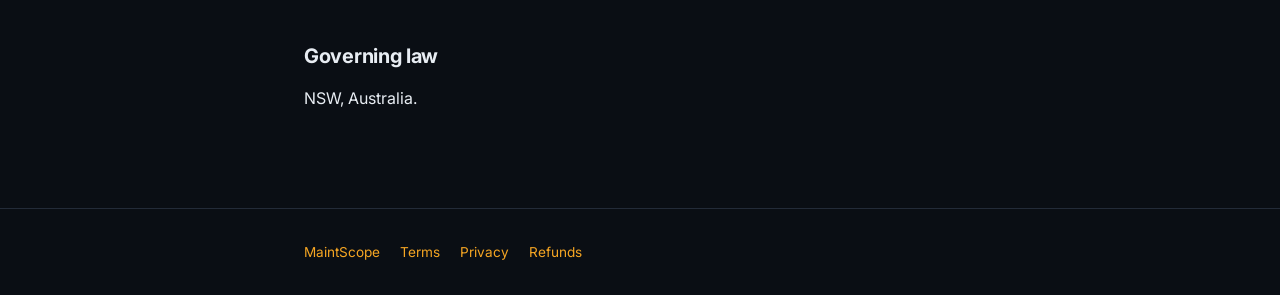
<file: terms.html>
<!DOCTYPE html>
<html lang="en">
<head>
<meta charset="UTF-8">
<meta name="viewport" content="width=device-width, initial-scale=1.0">
<title>Terms — MaintScope</title>
<meta name="description" content="The terms that apply when you buy a MaintScope audit. AU jurisdiction, plain language.">
<link rel="stylesheet" href="legal.css">
</head>
<body>

<nav class="nav">
  <div class="wrap nav-inner">
    <div class="brand">Maint<span>Scope</span></div>
    <a class="back" href="index.html">← Back to MaintScope</a>
  </div>
</nav>

<main>
  <div class="wrap">
    <h1>Terms</h1>
    <p class="updated">Last updated 13 May 2026.</p>

    <p>You're MaintScope's customer. We're MaintScope, a trading name of EKOPS IT Services (a sole trader based in NSW, Australia). When you buy an audit from us, the rules below apply.</p>

    <h2>What we do</h2>
    <p>We produce a written maintenance liability audit of an NSW commercial premises — usually a cafe, gym, or childcare centre — using equipment and lease information you supply, plus our trade knowledge of HVAC, refrigeration, and NSW commercial leasing.</p>
    <p>The audit is a technical opinion. It is <strong>not</strong> legal advice. We will routinely flag clauses we think your lawyer should look at, but we are not a law firm, and we don't tell you whether to sign or walk away.</p>

    <h2>What we charge</h2>
    <p>$299 AUD, one off, per audit. Paid via Stripe. No subscription, no auto-renew, no hidden charges.</p>

    <h2>What you get</h2>
    <p>A PDF audit, typically 12–20 pages, covering:</p>
    <ul>
      <li>Equipment condition flags and replacement cost ranges in AUD</li>
      <li>Lease maintenance, outgoings, capex, and make-good clauses you should look at</li>
      <li>A year-one running cost estimate</li>
      <li>A recommended negotiation position</li>
      <li>Questions to ask the seller before signing</li>
    </ul>
    <p>We aim to deliver inside 48 hours of receiving your completed intake. Real-world delays happen — if we're going to be late, we tell you.</p>

    <h2>What we expect from you</h2>
    <ul>
      <li>Honest information on the intake form. Garbage in, garbage out.</li>
      <li>Don't share or resell the report — it's for your purchase decision, not for redistribution.</li>
      <li>The audit is point-in-time. We do not warranty against future market changes, regulatory changes, or anything you discover after delivery.</li>
    </ul>

    <h2>Limits on liability</h2>
    <p>To the extent permitted by law, our maximum liability for any claim arising from your audit is capped at the $299 audit fee.</p>
    <p>Nothing in these terms excludes the consumer guarantees you have under the Australian Consumer Law. Those rights stand regardless of what you read here.</p>

    <h2>How to contact us</h2>
    <p>Email <a href="mailto:ekopsitservices@gmail.com">ekopsitservices@gmail.com</a>. We get back to you inside one business day.</p>

    <h2>Governing law</h2>
    <p>NSW, Australia.</p>
  </div>
</main>

<footer>
  <div class="wrap">
    <a href="index.html">MaintScope</a>
    <a href="terms.html">Terms</a>
    <a href="privacy.html">Privacy</a>
    <a href="refund.html">Refunds</a>
  </div>
</footer>

</body>
</html>
</file>
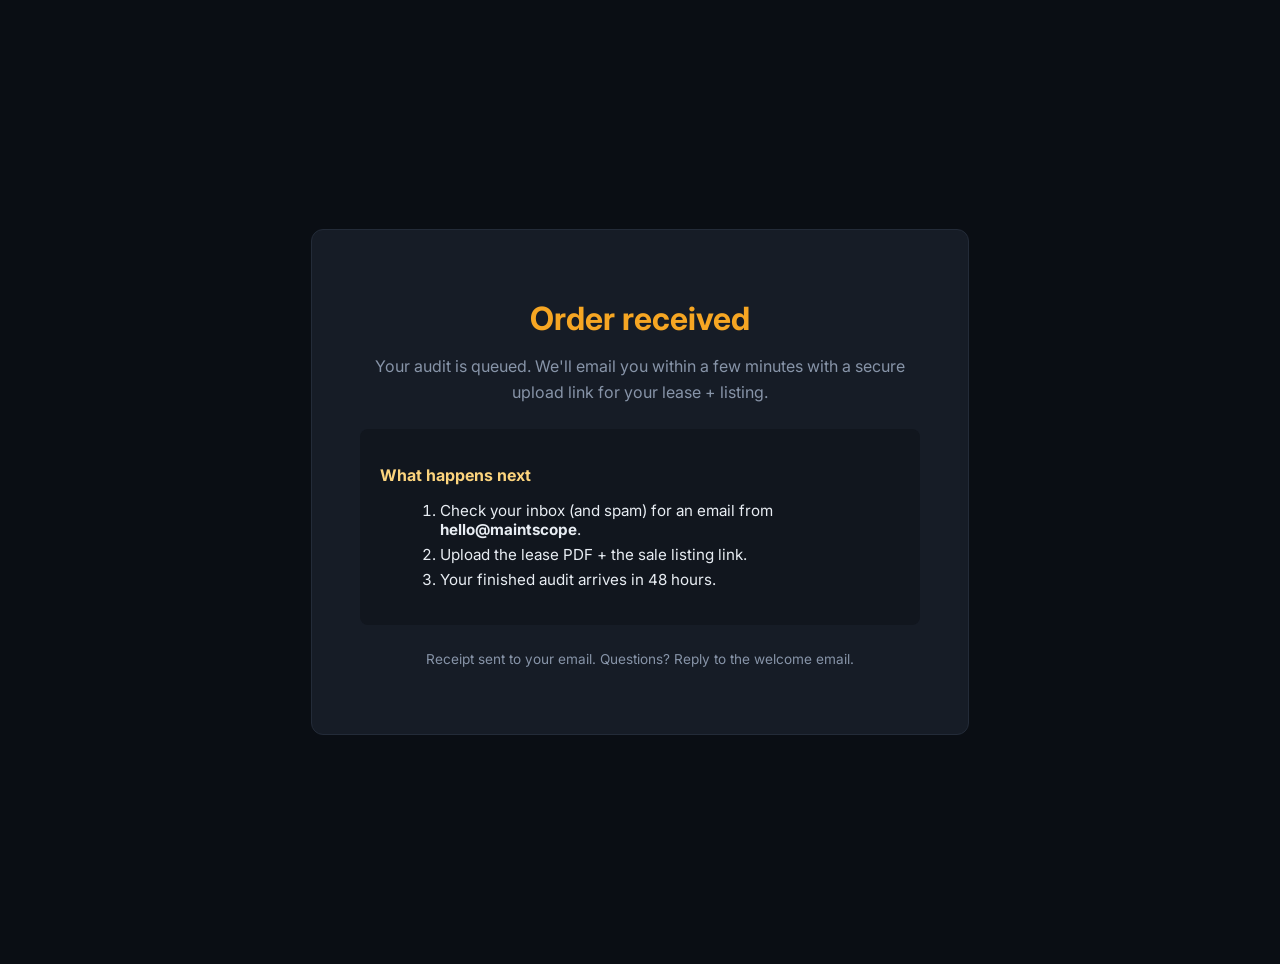
<file: thankyou.html>
<!DOCTYPE html>
<html lang="en">
<head>
<meta charset="UTF-8">
<meta name="viewport" content="width=device-width, initial-scale=1.0">
<title>MaintScope — Order received</title>
<link href="https://fonts.googleapis.com/css2?family=Inter:wght@400;600;700;800&display=swap" rel="stylesheet">
<style>
  body {
    background: #0a0e14; color: #e8edf3; font-family: 'Inter', system-ui, sans-serif;
    display: flex; align-items: center; justify-content: center; min-height: 100vh;
    margin: 0; padding: 2rem;
  }
  .card {
    background: #161c26; border: 1px solid #232b38; border-radius: 12px;
    padding: 3rem; max-width: 560px; text-align: center;
  }
  h1 { font-size: 2rem; margin-bottom: 0.5rem; color: #f6a623; }
  p { color: #8794a8; line-height: 1.6; margin-bottom: 1rem; }
  .next { background: #11161e; padding: 1.25rem; border-radius: 8px;
          text-align: left; margin-top: 1.5rem; font-size: 0.95rem; }
  .next h3 { font-size: 1rem; margin-bottom: 0.5rem; color: #fcd47d; }
  .next ol { margin-left: 1.25rem; color: #e8edf3; }
  .next ol li { margin-bottom: 0.4rem; }
  a { color: #f6a623; }
</style>
</head>
<body>
<div class="card">
  <h1>Order received</h1>
  <p>Your audit is queued. We'll email you within a few minutes with a secure upload link for your lease + listing.</p>
  <div class="next">
    <h3>What happens next</h3>
    <ol>
      <li>Check your inbox (and spam) for an email from <strong>hello@maintscope</strong>.</li>
      <li>Upload the lease PDF + the sale listing link.</li>
      <li>Your finished audit arrives in 48 hours.</li>
    </ol>
  </div>
  <p style="margin-top: 1.5rem; font-size: 0.85rem;">
    Receipt sent to your email. Questions? Reply to the welcome email.
  </p>
</div>
</body>
</html>
</file>
<file: legal.css>
@import url('https://fonts.googleapis.com/css2?family=Inter:wght@400;500;600;700&display=swap');

:root {
  --bg: #0a0e14;
  --card: #161c26;
  --border: #232b38;
  --text: #e8edf3;
  --muted: #8794a8;
  --accent: #f6a623;
  --accent-soft: #fcd47d;
}
* { margin: 0; padding: 0; box-sizing: border-box; }
body {
  background: var(--bg);
  color: var(--text);
  font-family: 'Inter', system-ui, -apple-system, sans-serif;
  line-height: 1.65;
  -webkit-font-smoothing: antialiased;
}
a { color: var(--accent); text-decoration: none; }
a:hover { color: var(--accent-soft); }
.wrap { max-width: 720px; margin: 0 auto; padding: 0 1.5rem; }
.nav {
  border-bottom: 1px solid var(--border);
  padding: 1rem 0;
  background: rgba(10,14,20,0.85);
  position: sticky; top: 0; z-index: 10;
}
.nav-inner { display: flex; align-items: center; justify-content: space-between; }
.brand { font-weight: 700; font-size: 1.1rem; letter-spacing: -0.02em; }
.brand span { color: var(--accent); }
.nav a.back { color: var(--muted); font-size: 0.9rem; }
.nav a.back:hover { color: var(--accent); }
main { padding: 3rem 0 5rem; }
h1 {
  font-size: 2.4rem; font-weight: 800; letter-spacing: -0.025em;
  margin-bottom: 0.5rem;
}
.updated { color: var(--muted); font-size: 0.9rem; margin-bottom: 2.5rem; }
h2 {
  font-size: 1.25rem; font-weight: 700; margin: 2.5rem 0 0.75rem;
  letter-spacing: -0.015em;
}
p { margin-bottom: 1rem; color: var(--text); }
ul { margin: 0.5rem 0 1.25rem 1.5rem; }
li { margin-bottom: 0.4rem; }
strong { color: var(--text); font-weight: 600; }
.muted { color: var(--muted); }
footer {
  border-top: 1px solid var(--border);
  padding: 2rem 0;
  color: var(--muted);
  font-size: 0.85rem;
}
footer a { margin-right: 1rem; }
</file>
